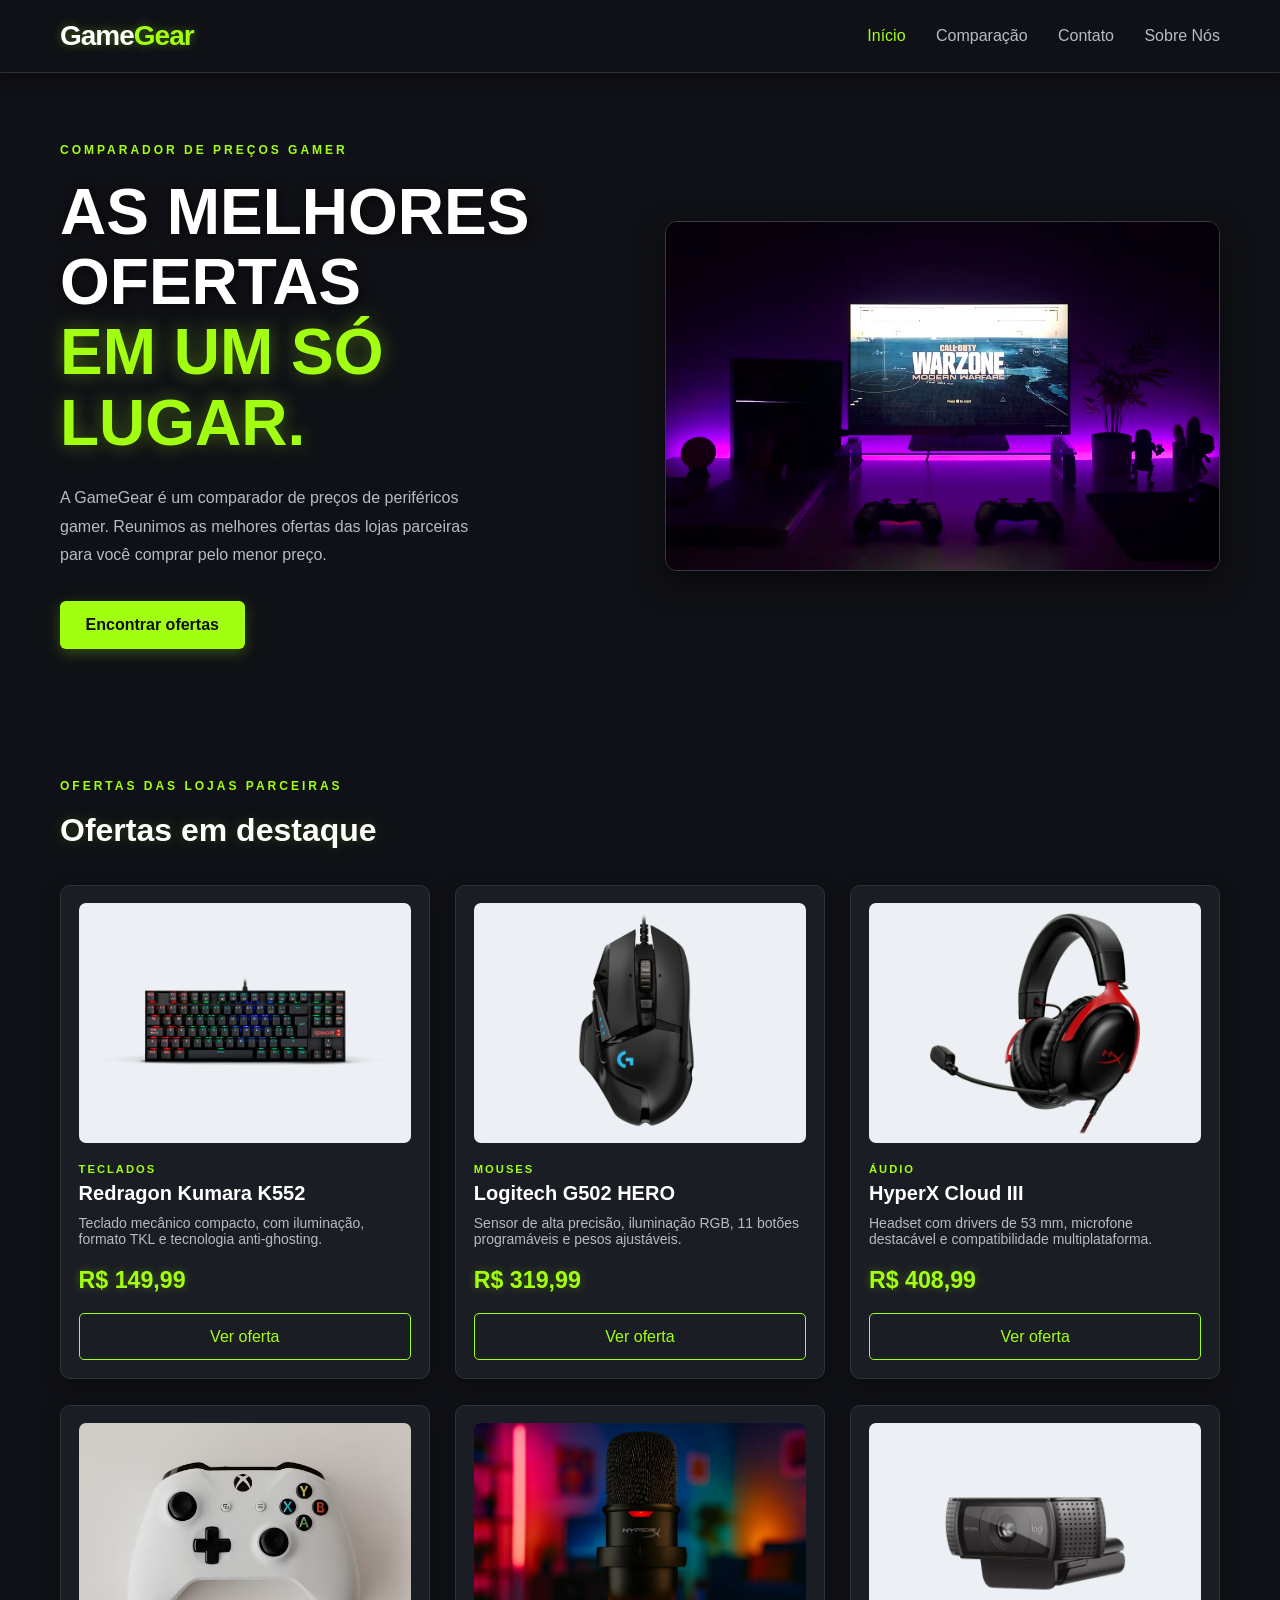
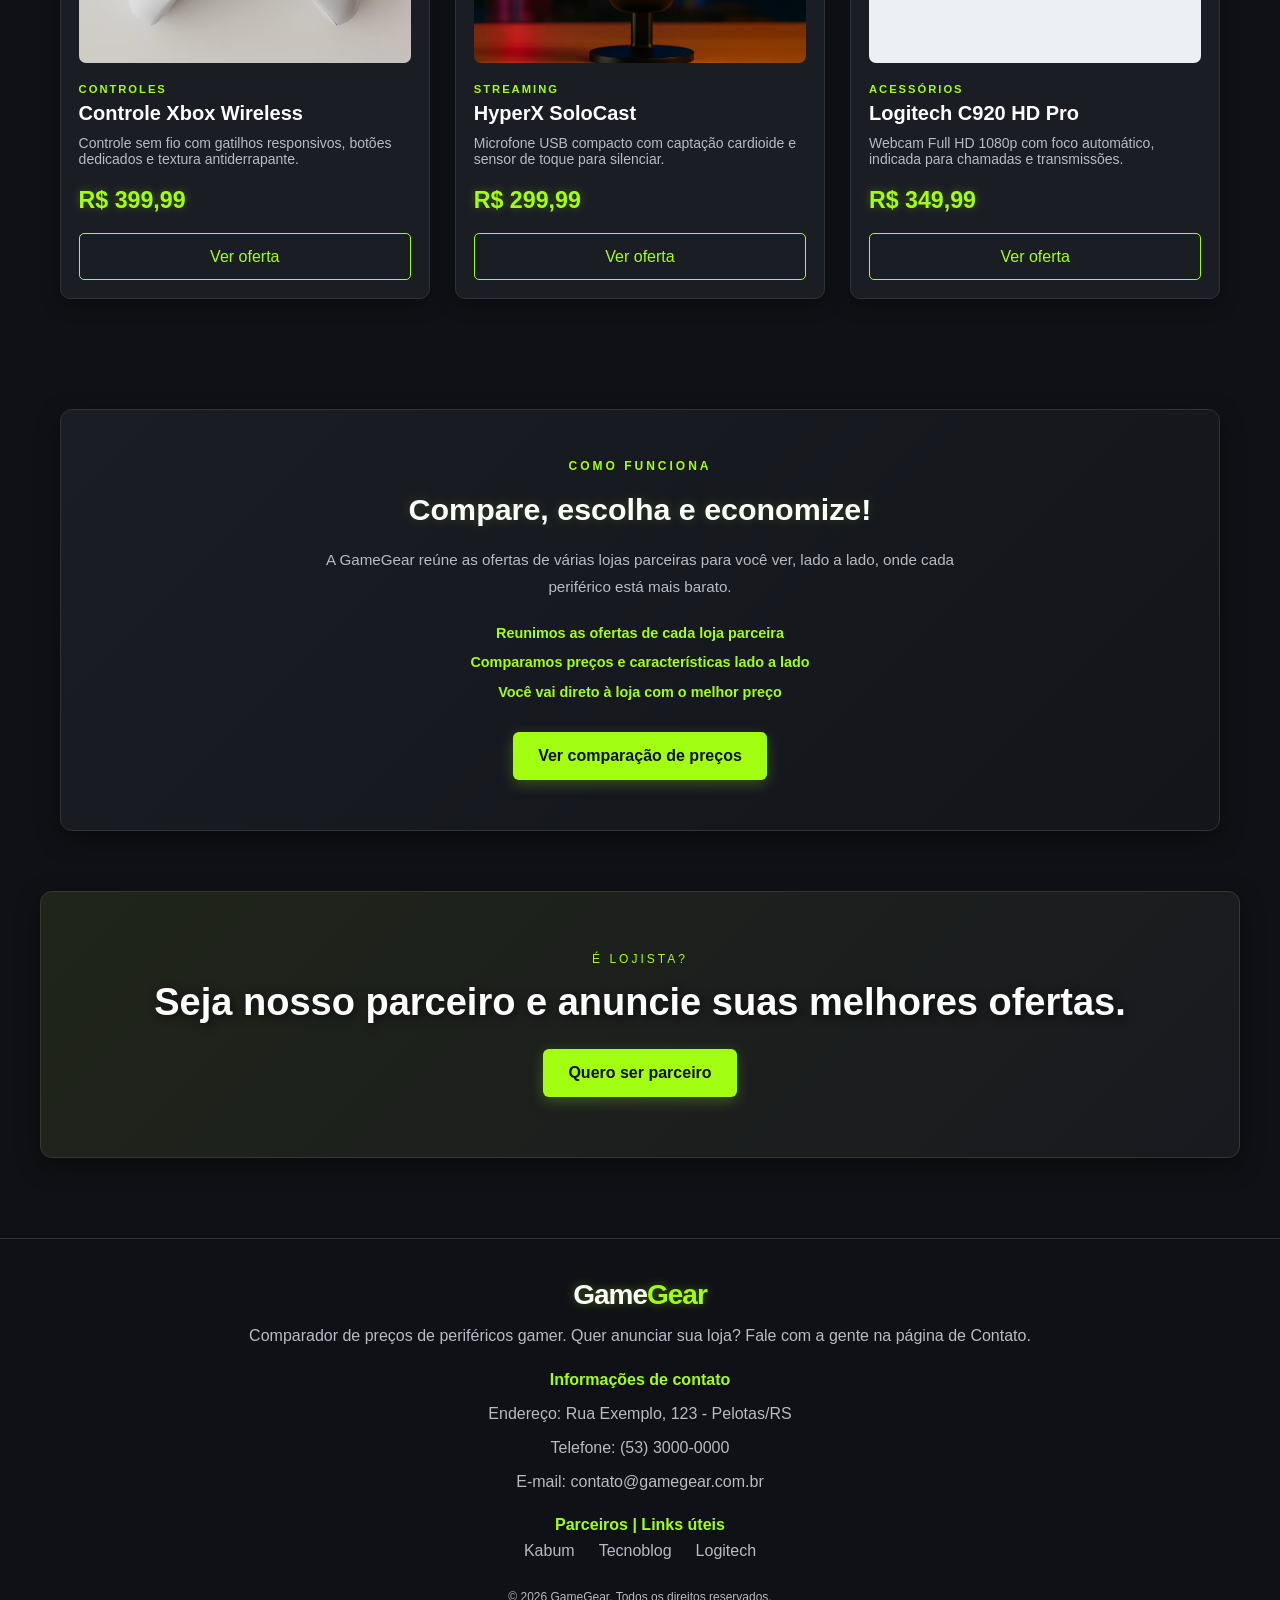
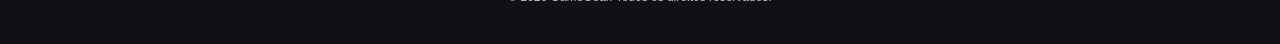
<file: index.html>
<!DOCTYPE html>
<html lang="pt-BR">

<head>
    <meta charset="UTF-8">
    <meta name="viewport" content="width=device-width, initial-scale=1.0">
    <meta name="description" content="GameGear é um comparador de preços de periféricos gamer: reunimos as melhores ofertas de cada loja parceira em um só lugar.">
    <meta name="author" content="Thiago Pucinelli">
    <meta name="keywords" content="comparador de preços, ofertas, lojas parceiras, periféricos gamer, teclado, mouse, headset, GameGear">
    <link rel="icon" type="image/svg+xml" href="favicon.svg">

    <title>GameGear | Comparador de Preços e Ofertas Gamer</title>
    <link rel="stylesheet" href="CSS/estilo.css">
</head>

<body>

    <!-- Cabeçalho e menu de navegação -->
    <header>
        <nav class="navbar">
            <a href="index.html" class="logo">Game<span>Gear</span></a>

            <ul class="menu">
                <li><a href="index.html" class="ativo" aria-current="page">Início</a></li>
                <li><a href="pag2.html">Comparação</a></li>
                <li><a href="pag4.html">Contato</a></li>
                <li><a href="pag3.html">Sobre Nós</a></li>
            </ul>
        </nav>
    </header>

    <!-- Conteúdo principal -->
    <main>

        <!-- Apresentação do site -->
        <section class="hero" id="inicio">

            <div class="hero-texto">
                <p class="subtitulo">COMPARADOR DE PREÇOS GAMER</p>

                <h1>
                    AS MELHORES OFERTAS
                    <span>EM UM SÓ LUGAR.</span>
                </h1>

                <p class="descricao">
                    A GameGear é um comparador de preços de periféricos gamer.
                    Reunimos as melhores ofertas das lojas parceiras para você
                    comprar pelo menor preço.
                </p>

                <a href="#produtos" class="botao">
                    Encontrar ofertas
                </a>
            </div>

            <div class="hero-imagem">
                <img
                    src="imagens/warzone.avif"
                    alt="Setup gamer com monitor e controles sob iluminação roxa">
            </div>

        </section>

        <!-- Produtos e recomendações -->
        <section class="produtos" id="produtos">

            <div class="secao-titulo">
                <p class="subtitulo">OFERTAS DAS LOJAS PARCEIRAS</p>
                <h2>Ofertas em destaque</h2>
            </div>

            <div class="lista-produtos">

                <!-- Produto 1: Teclado mecânico -->
                <article class="produto">

                    <div class="produto-imagem">
                        <img
                            src="imagens/KUMARA.png"
                            alt="Teclado mecânico gamer"
                            loading="lazy">
                    </div>

                    <div class="produto-conteudo">
                        <p class="produto-categoria">TECLADOS</p>
                        <h3>Redragon Kumara K552</h3>

                        <p>
                            Teclado mecânico compacto, com iluminação,
                            formato TKL e tecnologia anti-ghosting.
                        </p>

                        <div class="produto-rodape">
                            <span class="preco">R$ 149,99</span>

                            <a
                                href="https://www.kabum.com.br/produto/93160/teclado-mecanico-gamer-redragon-kumara-anti-ghosting-rgb-switch-outemu-brown-abnt2-preto-pt-k552rgb-1-pt-brown-"
                                class="botao-produto"
                                target="_blank"
                                rel="noopener noreferrer">
                                Ver oferta
                            </a>
                        </div>
                    </div>

                </article>

                <!-- Produto 2: Mouse gamer -->
                <article class="produto">

                    <div class="produto-imagem">
                        <img
                            src="imagens/g502.png"
                            alt="Mouse gamer Logitech G502 HERO"
                            loading="lazy">
                    </div>

                    <div class="produto-conteudo">
                        <p class="produto-categoria">MOUSES</p>
                        <h3>Logitech G502 HERO</h3>

                        <p>
                            Sensor de alta precisão, iluminação RGB,
                            11 botões programáveis e pesos ajustáveis.
                        </p>

                        <div class="produto-rodape">
                            <span class="preco">R$ 319,99</span>

                            <a
                                href="https://www.logitechg.com/pt-br/shop/p/g502-hero-gaming-mouse"
                                class="botao-produto"
                                target="_blank"
                                rel="noopener noreferrer">
                                Ver oferta
                            </a>
                        </div>
                    </div>

                </article>

                <!-- Produto 3: Headset gamer -->
                <article class="produto">

                    <div class="produto-imagem">
                        <img
                            src="imagens/Hyperx1.png"
                            alt="Headset gamer HyperX preto e vermelho com microfone"
                            loading="lazy">
                    </div>

                    <div class="produto-conteudo">
                        <p class="produto-categoria">ÁUDIO</p>
                        <h3>HyperX Cloud III</h3>

                        <p>
                            Headset com drivers de 53 mm, microfone
                            destacável e compatibilidade multiplataforma.
                        </p>

                        <div class="produto-rodape">
                            <span class="preco">R$ 408,99</span>

                            <a
                                href="https://www.kabum.com.br/produto/467535/headset-gamer-hyperx-cloud-iii-dts-drivers-53mm-usb-pc-ps5-ps4-xbox-series-x-s-xbox-one-nintendo-switch-mobile-preto-e-vermelho-727a9aa"
                                class="botao-produto"
                                target="_blank"
                                rel="noopener noreferrer">
                                Ver oferta
                            </a>
                        </div>
                    </div>

                </article>

                <!-- Produto 4: Controle de jogos -->
                <article class="produto">

                    <div class="produto-imagem foto">
                        <img
                            src="imagens/controle.avif"
                            alt="Controle para videogame"
                            loading="lazy">
                    </div>

                    <div class="produto-conteudo">
                        <p class="produto-categoria">CONTROLES</p>
                        <h3>Controle Xbox Wireless</h3>

                        <p>
                            Controle sem fio com gatilhos responsivos,
                            botões dedicados e textura antiderrapante.
                        </p>

                        <div class="produto-rodape">
                            <span class="preco">R$ 399,99</span>

                            <a
                                href="https://www.kabum.com.br/produto/933252/controle-xbox-series-x-s-xbox-one-cor-branco"
                                class="botao-produto"
                                target="_blank"
                                rel="noopener noreferrer">
                                Ver oferta
                            </a>
                        </div>
                    </div>

                </article>

                <!-- Produto 5: Microfone para streaming -->
                <article class="produto">

                    <div class="produto-imagem foto">
                        <img
                            src="imagens/Mic.webp"
                            alt="Microfone HyperX SoloCast"
                            loading="lazy">
                    </div>

                    <div class="produto-conteudo">
                        <p class="produto-categoria">STREAMING</p>
                        <h3>HyperX SoloCast</h3>

                        <p>
                            Microfone USB compacto com captação
                            cardioide e sensor de toque para silenciar.
                        </p>

                        <div class="produto-rodape">
                            <span class="preco">R$ 299,99</span>

                            <a
                                href="https://www.kabum.com.br/produto/131919/microfone-hyperx-solocast-podcast-usb-pedestal-ajustavel-compativel-ps4-ps5-mac-e-pc-4p5p8aa"
                                class="botao-produto"
                                target="_blank"
                                rel="noopener noreferrer">
                                Ver oferta
                            </a>
                        </div>
                    </div>

                </article>

                <!-- Produto 6: Webcam -->
                <article class="produto">

                    <div class="produto-imagem">
                        <img
                            src="imagens/webcam.webp"
                            alt="Webcam Logitech C920 HD Pro"
                            loading="lazy">
                    </div>

                    <div class="produto-conteudo">
                        <p class="produto-categoria">ACESSÓRIOS</p>
                        <h3>Logitech C920 HD Pro</h3>

                        <p>
                            Webcam Full HD 1080p com foco automático,
                            indicada para chamadas e transmissões.
                        </p>

                        <div class="produto-rodape">
                            <span class="preco">R$ 349,99</span>

                            <a
                                href="https://www.logitech.com/pt-br/products/webcams/c920-pro-hd-webcam.960-000764.html"
                                class="botao-produto"
                                target="_blank"
                                rel="noopener noreferrer">
                                Ver oferta
                            </a>
                        </div>
                    </div>

                </article>

            </div>
        </section>

        <!-- Área de recomendações e ofertas -->
        <aside class="informacoes" id="ofertas">

            <p class="subtitulo">COMO FUNCIONA</p>

            <h2>Compare, escolha e economize!</h2>

            <p class="informacoes-descricao">
                A GameGear reúne as ofertas de várias lojas parceiras para
                você ver, lado a lado, onde cada periférico está mais barato.
            </p>

            <ul class="lista-beneficios">
                <li>Reunimos as ofertas de cada loja parceira</li>
                <li>Comparamos preços e características lado a lado</li>
                <li>Você vai direto à loja com o melhor preço</li>
            </ul>

            <a href="pag2.html" class="botao">
                Ver comparação de preços
            </a>

        </aside>

        <!-- Banner promocional -->
        <section class="banner">

            <p>É LOJISTA?</p>

            <h2>
                Seja nosso parceiro e anuncie suas melhores ofertas.
            </h2>

            <a href="pag4.html" class="botao">
                Quero ser parceiro
            </a>

        </section>

    </main>

    <!-- Rodapé -->
    <footer id="contato">

        <a href="index.html" class="logo">
            Game<span>Gear</span>
        </a>

        <p>
            Comparador de preços de periféricos gamer. Quer anunciar sua loja? Fale com a gente na página de Contato.
        </p>

        <section class="footer-contato">
            <h3>Informações de contato</h3>

            <p>Endereço: Rua Exemplo, 123 - Pelotas/RS</p>
            <p>Telefone: (53) 3000-0000</p>

            <p>
                E-mail:
                <a href="mailto:contato@gamegear.com.br">
                    contato@gamegear.com.br
                </a>
            </p>
        </section>

        <section class="footer-links">
            <h3>Parceiros | Links úteis</h3>

            <a
                href="https://www.kabum.com.br/"
                target="_blank"
                rel="noopener noreferrer">
                Kabum
            </a>

            <a
                href="https://www.tecnoblog.net/"
                target="_blank"
                rel="noopener noreferrer">
                Tecnoblog
            </a>

            <a
                href="https://www.logitech.com/pt-br"
                target="_blank"
                rel="noopener noreferrer">
                Logitech
            </a>
        </section>

        <p class="copyright">
            &copy; 2026 GameGear. Todos os direitos reservados.
        </p>

    </footer>

</body>
</html>
</file>
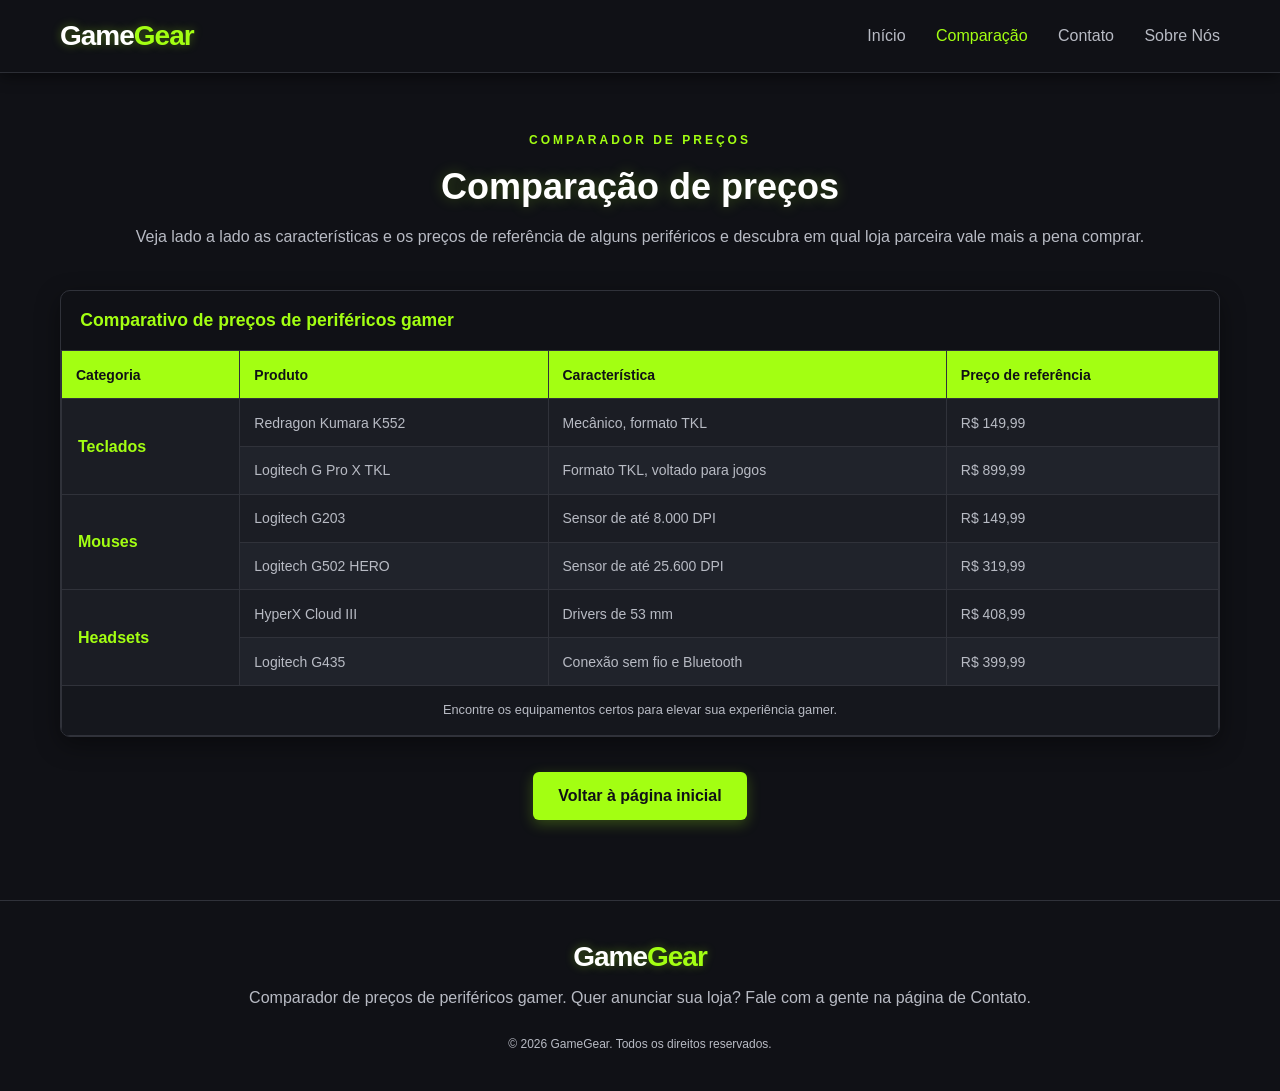
<file: pag2.html>
<!DOCTYPE html>
<html lang="pt-BR">
<head>
    <meta charset="UTF-8">
    <meta name="viewport" content="width=device-width, initial-scale=1.0">
    <meta name="description" content="Comparação de preços de periféricos gamer: veja lado a lado características e preços de referência e encontre a melhor oferta entre as lojas parceiras da GameGear.">
    <meta name="author" content="Thiago Pucinelli">
    <meta name="keywords" content="comparação de preços, comparador, lojas parceiras, periféricos gamer, teclado, mouse, headset, GameGear">
    <link rel="icon" type="image/svg+xml" href="favicon.svg">

    <title>GameGear | Comparação de Preços</title>
    <link rel="stylesheet" href="CSS/estilo.css">
</head>
<body>

    <!-- Cabeçalho e navegação -->
    <header>
        <nav class="navbar">
            <a href="index.html" class="logo">Game<span>Gear</span></a>

            <ul class="menu">
                <li><a href="index.html">Início</a></li>
                <li><a href="pag2.html" class="ativo" aria-current="page">Comparação</a></li>
                <li><a href="pag4.html">Contato</a></li>
                <li><a href="pag3.html">Sobre Nós</a></li>
            </ul>
        </nav>
    </header>

    <!-- Conteúdo principal -->
    <main class="pagina-tabela">

        <section class="introducao-tabela">
            <p class="subtitulo">COMPARADOR DE PREÇOS</p>
            <h1>Comparação de preços</h1>
            <p>
                Veja lado a lado as características e os preços de referência
                de alguns periféricos e descubra em qual loja parceira
                vale mais a pena comprar.
            </p>
        </section>

        <!-- Tabela comparativa -->
        <div class="secao-tabela">
            <div class="tabela-container">

                <table class="tabela-produtos">
                    <caption>
                        Comparativo de preços de periféricos gamer
                    </caption>

                    <thead>
                        <tr>
                            <th scope="col">Categoria</th>
                            <th scope="col">Produto</th>
                            <th scope="col">Característica</th>
                            <th scope="col">Preço de referência</th>
                        </tr>
                    </thead>

                    <tbody>
                        <!-- Célula mesclada verticalmente -->
                        <tr>
                            <th scope="row" rowspan="2">
                                Teclados
                            </th>
                            <td>Redragon Kumara K552</td>
                            <td>Mecânico, formato TKL</td>
                            <td>R$ 149,99</td>
                        </tr>

                        <tr>
                            <td>Logitech G Pro X TKL</td>
                            <td>Formato TKL, voltado para jogos</td>
                            <td>R$ 899,99</td>
                        </tr>

                        <tr>
                            <th scope="row" rowspan="2">
                                Mouses
                            </th>
                            <td>Logitech G203</td>
                            <td>Sensor de até 8.000 DPI</td>
                            <td>R$ 149,99</td>
                        </tr>

                        <tr>
                            <td>Logitech G502 HERO</td>
                            <td>Sensor de até 25.600 DPI</td>
                            <td>R$ 319,99</td>
                        </tr>

                        <tr>
                            <th scope="row" rowspan="2">
                                Headsets
                            </th>
                            <td>HyperX Cloud III</td>
                            <td>Drivers de 53 mm</td>
                            <td>R$ 408,99</td>
                        </tr>

                        <tr>
                            <td>Logitech G435</td>
                            <td>Conexão sem fio e Bluetooth</td>
                            <td>R$ 399,99</td>
                        </tr>
                    </tbody>

                    <!-- Rodapé com célula mesclada horizontalmente -->
                    <tfoot>
                        <tr>
                            <td colspan="4">
                                Encontre os equipamentos certos para elevar sua experiência gamer.
                            </td>
                        </tr>
                    </tfoot>
                </table>

            </div>
        </div>

        <div class="voltar-inicio">
            <a href="index.html" class="botao">
                Voltar à página inicial
            </a>
        </div>

    </main>

    <!-- Rodapé -->
    <footer>
        <a href="index.html" class="logo">
            Game<span>Gear</span>
        </a>

        <p>Comparador de preços de periféricos gamer. Quer anunciar sua loja? Fale com a gente na página de Contato.</p>

        <p class="copyright">
            &copy; 2026 GameGear. Todos os direitos reservados.
        </p>
    </footer>

</body>
</html>
</file>
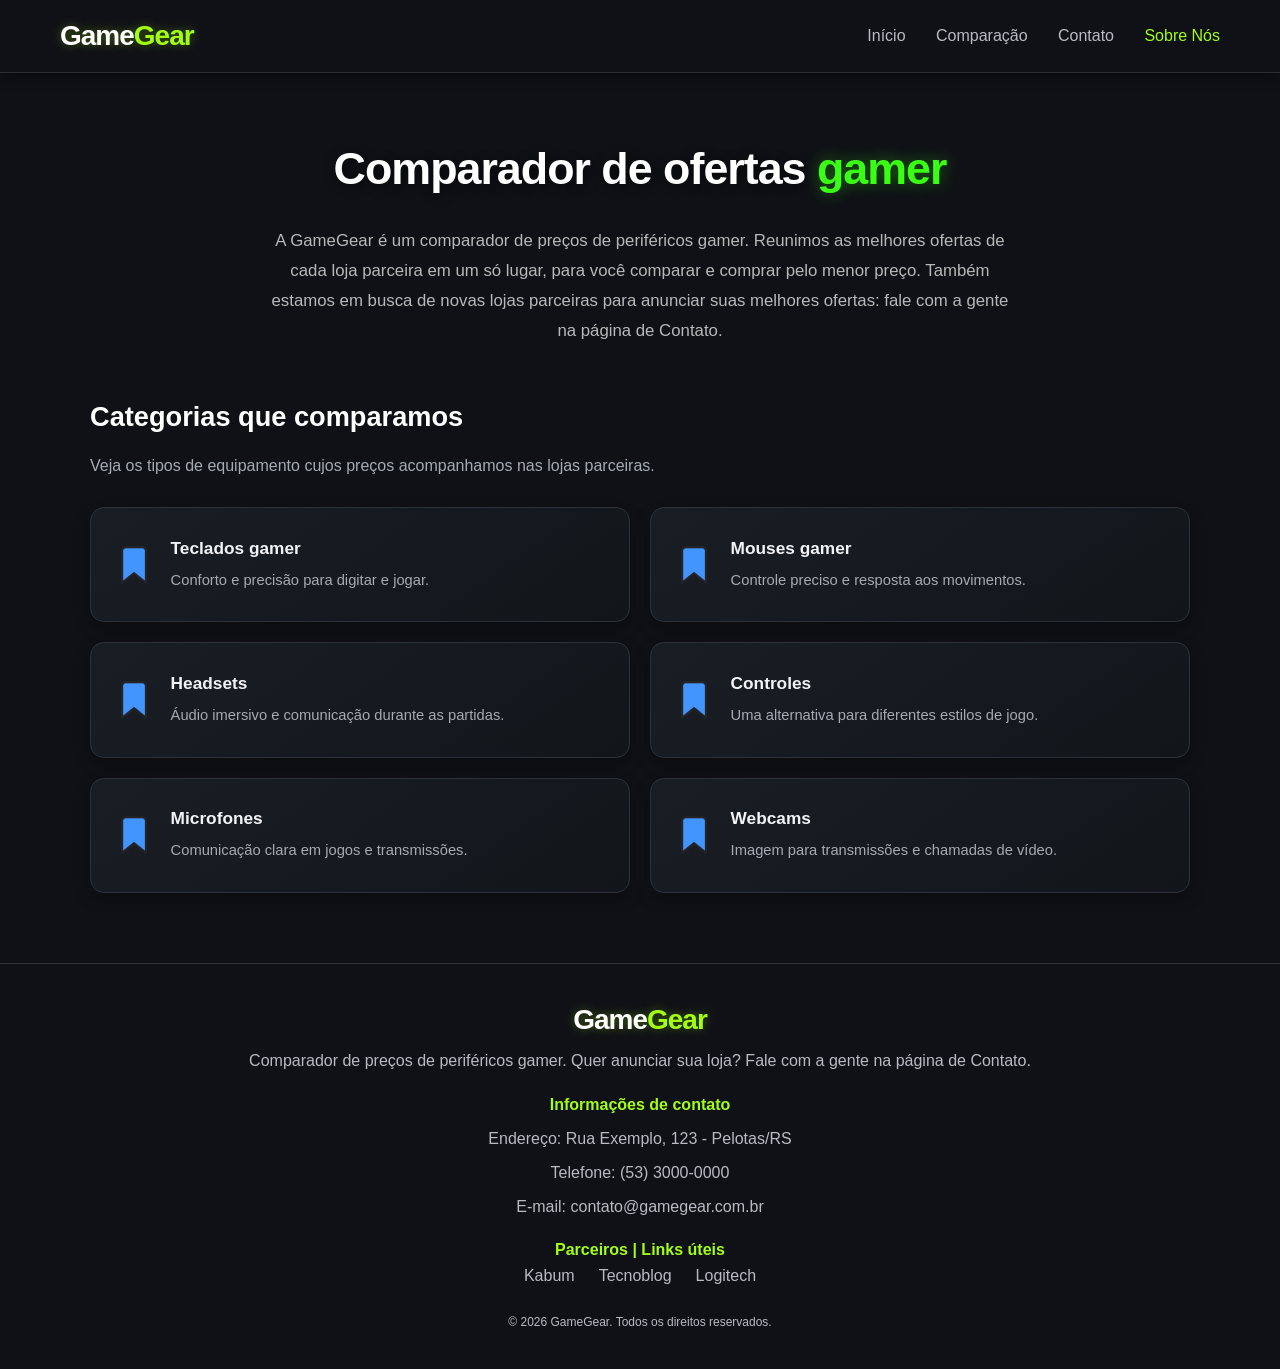
<file: pag3.html>
<!DOCTYPE html>
<html lang="pt-BR">
<head>
    <meta charset="UTF-8">
    <meta name="viewport" content="width=device-width, initial-scale=1.0">
    <meta name="description" content="Conheça a GameGear, comparador de preços de periféricos gamer que reúne as melhores ofertas de lojas parceiras e busca novas lojas para anunciar.">
    <meta name="author" content="Thiago Pucinelli">
    <meta name="keywords" content="sobre nós, comparador de preços, lojas parceiras, periféricos gamer, GameGear">
    <link rel="icon" type="image/svg+xml" href="favicon.svg">
    <link rel="stylesheet" href="CSS/estilo.css">
    <title>Sobre Nós | GameGear</title>
</head>

<body>

    <header>
        <nav class="navbar">
            <a href="index.html" class="logo">Game<span>Gear</span></a>

            <ul class="menu">
                <li><a href="index.html">Início</a></li>
                <li><a href="pag2.html">Comparação</a></li>
                <li><a href="pag4.html">Contato</a></li>
                <li><a href="pag3.html" class="ativo" aria-current="page">Sobre Nós</a></li>
            </ul>
        </nav>
    </header>

    <main>
        <section class="sobre-container">

            <div class="sobre-intro">
                <h1>Comparador de ofertas <span>gamer</span></h1>

                <p>
                    A GameGear é um comparador de preços de periféricos gamer.
                    Reunimos as melhores ofertas de cada loja parceira em um
                    só lugar, para você comparar e comprar pelo menor preço.
                    Também estamos em busca de novas lojas parceiras para
                    anunciar suas melhores ofertas: fale com a gente na página
                    de Contato.
                </p>
            </div>

            <section>
                <h2 class="titulo-lista">Categorias que comparamos</h2>

                <p class="descricao-lista">
                    Veja os tipos de equipamento cujos preços acompanhamos nas lojas parceiras.
                </p>

                <ul class="lista-perifericos">
                    <li>
                        <div class="texto-periferico">
                            <h3>Teclados gamer</h3>
                            <p>Conforto e precisão para digitar e jogar.</p>
                        </div>
                    </li>

                    <li>
                        <div class="texto-periferico">
                            <h3>Mouses gamer</h3>
                            <p>Controle preciso e resposta aos movimentos.</p>
                        </div>
                    </li>

                    <li>
                        <div class="texto-periferico">
                            <h3>Headsets</h3>
                            <p>Áudio imersivo e comunicação durante as partidas.</p>
                        </div>
                    </li>

                    <li>
                        <div class="texto-periferico">
                            <h3>Controles</h3>
                            <p>Uma alternativa para diferentes estilos de jogo.</p>
                        </div>
                    </li>

                    <li>
                        <div class="texto-periferico">
                            <h3>Microfones</h3>
                            <p>Comunicação clara em jogos e transmissões.</p>
                        </div>
                    </li>

                    <li>
                        <div class="texto-periferico">
                            <h3>Webcams</h3>
                            <p>Imagem para transmissões e chamadas de vídeo.</p>
                        </div>
                    </li>
                </ul>
            </section>

        </section>
    </main>

    <!-- Rodapé -->
    <footer id="contato">

        <a href="index.html" class="logo">
            Game<span>Gear</span>
        </a>

        <p>
            Comparador de preços de periféricos gamer. Quer anunciar sua loja? Fale com a gente na página de Contato.
        </p>

        <section class="footer-contato">
            <h3>Informações de contato</h3>

            <p>Endereço: Rua Exemplo, 123 - Pelotas/RS</p>
            <p>Telefone: (53) 3000-0000</p>

            <p>
                E-mail:
                <a href="mailto:contato@gamegear.com.br">
                    contato@gamegear.com.br
                </a>
            </p>
        </section>

        <section class="footer-links">
            <h3>Parceiros | Links úteis</h3>

            <a
                href="https://www.kabum.com.br/"
                target="_blank"
                rel="noopener noreferrer">
                Kabum
            </a>

            <a
                href="https://www.tecnoblog.net/"
                target="_blank"
                rel="noopener noreferrer">
                Tecnoblog
            </a>

            <a
                href="https://www.logitech.com/pt-br"
                target="_blank"
                rel="noopener noreferrer">
                Logitech
            </a>
        </section>

        <p class="copyright">
            &copy; 2026 GameGear. Todos os direitos reservados.
        </p>

    </footer>

</body>
</html>
</file>
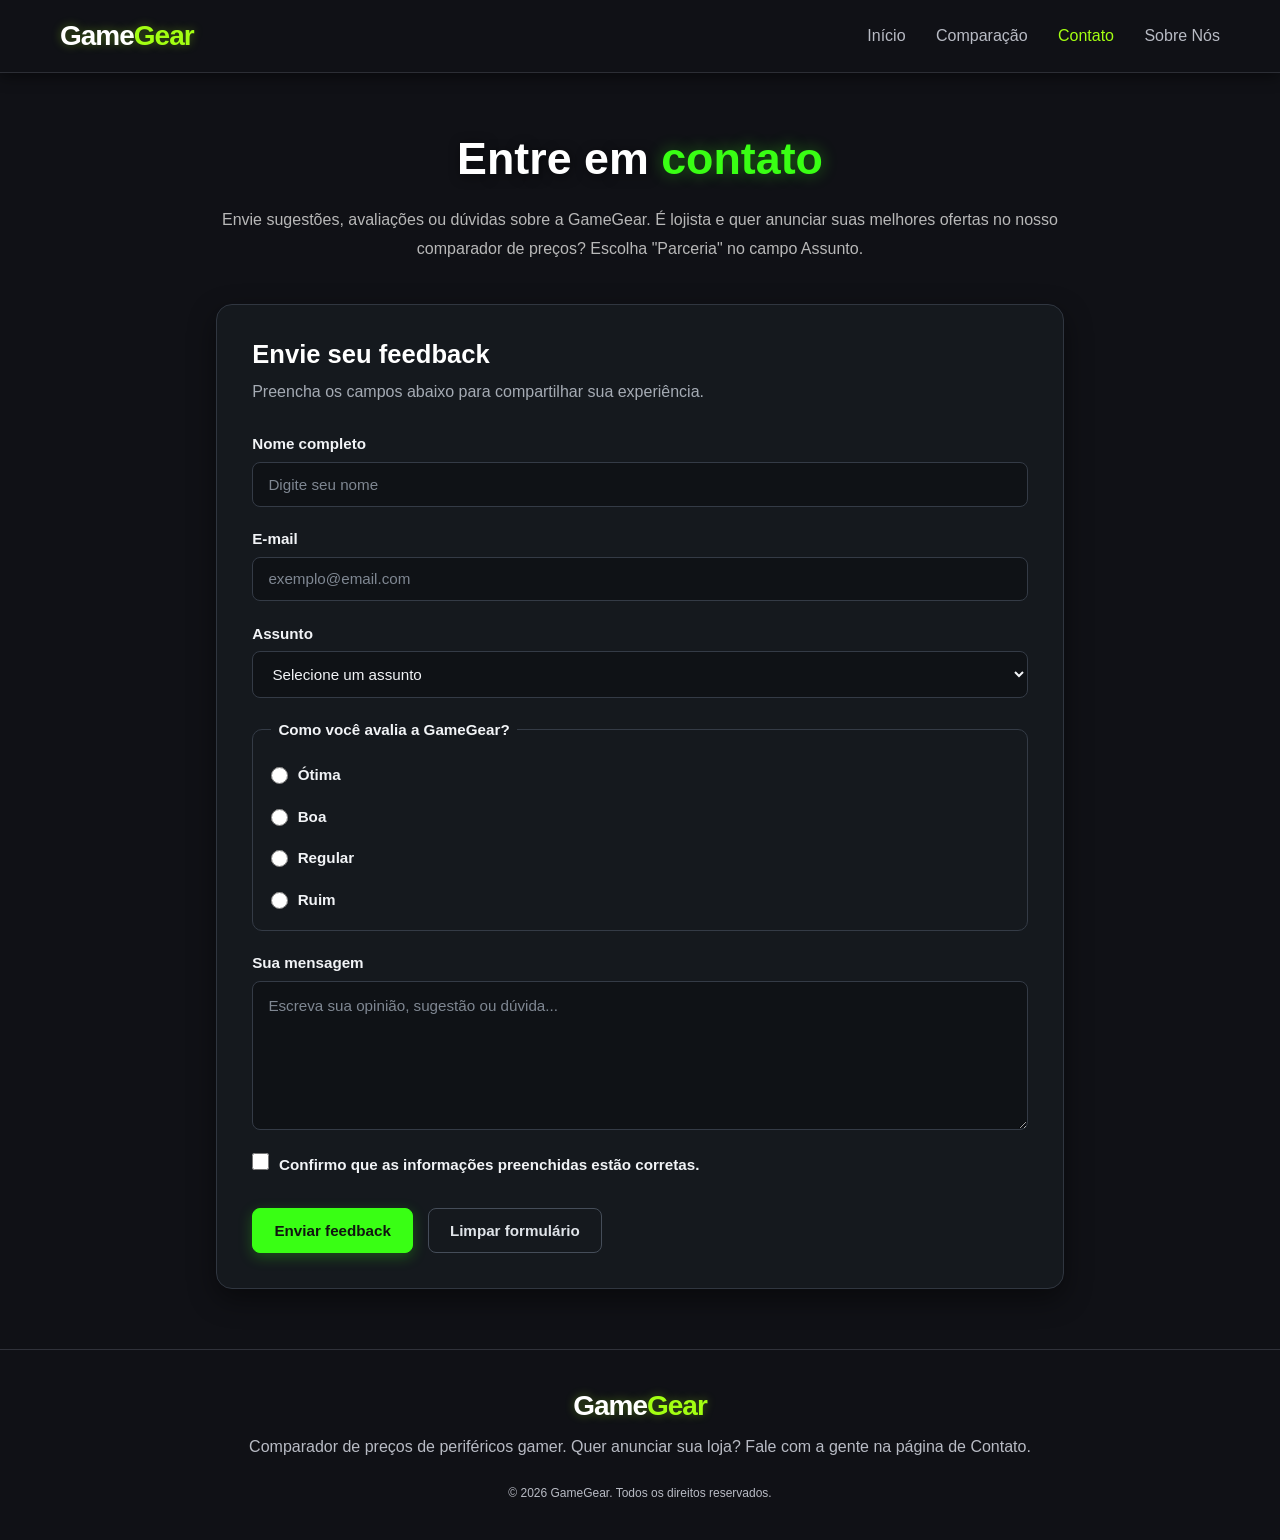
<file: pag4.html>
<!DOCTYPE html>
<html lang="pt-BR">
<head>
    <meta charset="UTF-8">
    <meta name="viewport" content="width=device-width, initial-scale=1.0">
    <meta name="description" content="Fale com a GameGear, comparador de preços gamer: envie sugestões, dúvidas e avaliações, ou peça para sua loja ser parceira e anunciar ofertas.">
    <meta name="author" content="Thiago Pucinelli">
    <meta name="keywords" content="contato, feedback, parceria, anunciar loja, comparador de preços, GameGear">
    <link rel="icon" type="image/svg+xml" href="favicon.svg">
    <link rel="stylesheet" href="CSS/estilo.css">
    <title>Contato | GameGear</title>
</head>

<body>

    <header>
        <nav class="navbar">
            <a href="index.html" class="logo">Game<span>Gear</span></a>

            <ul class="menu">
                <li><a href="index.html">Início</a></li>
                <li><a href="pag2.html">Comparação</a></li>
                <li><a href="pag4.html" class="ativo" aria-current="page">Contato</a></li>
                <li><a href="pag3.html">Sobre Nós</a></li>
            </ul>
        </nav>
    </header>

    <main class="contato-container">

        <section class="contato-intro">
            <h1>Entre em <span>contato</span></h1>
            <p>
                Envie sugestões, avaliações ou dúvidas sobre a GameGear.
                É lojista e quer anunciar suas melhores ofertas no nosso
                comparador de preços? Escolha "Parceria" no campo Assunto.
            </p>
        </section>

        <section class="formulario-container">
            <h2>Envie seu feedback</h2>
            <p class="formulario-descricao">
                Preencha os campos abaixo para compartilhar sua experiência.
            </p>

            <form action="#" method="post">

                <div class="campo">
                    <label for="nome">Nome completo</label>
                    <input
                        type="text"
                        id="nome"
                        name="nome"
                        placeholder="Digite seu nome"
                        minlength="3"
                        maxlength="100"
                        autocomplete="name"
                        required>
                </div>

                <div class="campo">
                    <label for="email">E-mail</label>
                    <input
                        type="email"
                        id="email"
                        name="email"
                        placeholder="exemplo@email.com"
                        autocomplete="email"
                        required>
                </div>

                <div class="campo">
                    <label for="assunto">Assunto</label>
                    <select id="assunto" name="assunto" required>
                        <option value="" disabled selected>
                            Selecione um assunto
                        </option>
                        <option value="parceria">Parceria / Anunciar minha loja</option>
                        <option value="sugestao">Sugestão</option>
                        <option value="duvida">Dúvida</option>
                        <option value="avaliacao">Avaliação do site</option>
                        <option value="problema">Problema no site</option>
                        <option value="outro">Outro</option>
                    </select>
                </div>

                <fieldset class="campo grupo-radio">
                    <legend>Como você avalia a GameGear?</legend>

                    <label class="opcao">
                        <input
                            type="radio"
                            name="avaliacao"
                            value="otima"
                            required>
                        Ótima
                    </label>

                    <label class="opcao">
                        <input
                            type="radio"
                            name="avaliacao"
                            value="boa">
                        Boa
                    </label>

                    <label class="opcao">
                        <input
                            type="radio"
                            name="avaliacao"
                            value="regular">
                        Regular
                    </label>

                    <label class="opcao">
                        <input
                            type="radio"
                            name="avaliacao"
                            value="ruim">
                        Ruim
                    </label>
                </fieldset>

                <div class="campo">
                    <label for="mensagem">Sua mensagem</label>
                    <textarea
                        id="mensagem"
                        name="mensagem"
                        rows="5"
                        minlength="10"
                        maxlength="1000"
                        placeholder="Escreva sua opinião, sugestão ou dúvida..."
                        required></textarea>
                </div>

                <div class="campo grupo-checkbox">
                    <label class="opcao">
                        <input
                            type="checkbox"
                            id="autorizacao"
                            name="autorizacao"
                            value="sim"
                            required>
                        Confirmo que as informações preenchidas estão corretas.
                    </label>
                </div>

                <div class="botoes-formulario">
                    <button type="submit" class="botao-enviar">
                        Enviar feedback
                    </button>

                    <button type="reset" class="botao-limpar">
                        Limpar formulário
                    </button>
                </div>

            </form>
        </section>

    </main>

    <footer id="contato">
        <a href="index.html" class="logo">Game<span>Gear</span></a>

        <p>Comparador de preços de periféricos gamer. Quer anunciar sua loja? Fale com a gente na página de Contato.</p>

        <p class="copyright">
            &copy; 2026 GameGear. Todos os direitos reservados.
        </p>
    </footer>

</body>
</html>
</file>
<file: CSS/estilo.css>
/* CONFIGURAÇÕES GERAIS */
* {
    margin: 0;
    padding: 0;
    box-sizing: border-box;
}

html {
    scroll-behavior: smooth;
    scroll-padding-top: 90px;
}

body {
    font-family: Arial, Helvetica, sans-serif;
    background-color: #101116;
    color: #ffffff;
    min-width: 320px; /* min-width */
}

a {
    text-decoration: none;
    color: inherit;
}

:root { /* Define cores padrão de layout do site */
    --verde: #a3ff12;
    --fundo: #101116;
    --card: #1b1d24;
    --texto: #b8bbc4;
}

/* MENU */

/* ELEMENTO QUE ACOMPANHA O SCROLL DA PÁGINA:
   O <header> usa position: sticky + top: 0, então fica fixo no topo
   da tela enquanto a página rola. O z-index: 10 mantém o menu acima
   dos demais elementos (cards, imagens, tabela). */
header {
    background-color: #101116;
    border-bottom: 1px solid #2c2e35;
    position: sticky; /* position */
    top: 0; /* ELEMENTO QUE ACOMPANHA O SCROLL (header) */
    z-index: 10; /* z-index */
    box-shadow: 0 4px 14px rgba(0, 0, 0, 0.45); /* box-shadow */
}

.logo:hover {
    opacity: 0.9;
}

/* Define propriedade pointer mantendo hover verde sempre ativo. */
.menu a {
    cursor: pointer;
}

.menu a:hover,
.menu a.ativo {
    color: #a3ff12;
}

.navbar {
    max-width: 75em; /* max-width + em */
    width: 100%; /* % */
    margin: auto;
    padding: 1.25em; /* em */
    display: flex; /* display */
    align-items: center; /* align-items */
    justify-content: space-between; /* justify-content */
}

.logo {
    font-size: 1.75em;
    font-weight: 900;
    letter-spacing: -1px;
    text-shadow: 0 0 10px rgba(163, 255, 18, 0.35); /* text-shadow */
}

.logo span {
    color: var(--verde);
}

.menu {
    display: flex; /* display */
    align-items: center; /* align-items */
    gap: 1.9em; /* em */
    list-style: none;
}

.menu a {
    color: var(--texto);
    transition: 0.3s;
}

.menu a:hover {
    color: var(--verde);
}

/* Seletor de 4 níveis (header > .navbar > .menu > a):
   ao passar o mouse num link do menu, ele fica verde, com brilho e sublinhado. */
header .navbar .menu a:hover {
    color: var(--verde);
    text-shadow: 0 0 8px rgba(163, 255, 18, 0.6); /* text-shadow */
    border-bottom: 2px solid var(--verde);
    padding-bottom: 0.2em;
}

/* 2º seletor de 4 níveis: ao passar o mouse no botão do card, ele brilha e sobe. */
.produtos .lista-produtos .produto .botao-produto:hover {
    box-shadow: 0 0 14px rgba(163, 255, 18, 0.55); /* box-shadow */
    transform: translateY(-2px);
}


/* SEÇÃO PRINCIPAL */
.hero {
    max-width: 75em; /* max-width */
    min-height: 32.5em;
    margin: auto;
    padding: 4.4em 1.25em;
    display: flex; /* display */
    align-items: center; /* align-items */
    justify-content: space-between; /* justify-content */
    gap: 3.1em;
}

.hero-texto {
    flex: 1;
    min-width: 15em; /* min-width */
}

.subtitulo {
    color: var(--verde);
    font-size: 0.75em;
    font-weight: bold;
    letter-spacing: 3px;
    margin-bottom: 1.6em;
}

.hero h1 {
    font-size: clamp(38px, 5vw, 65px);
    line-height: 1.1;
    margin-bottom: 0.4em;
    text-shadow: 2px 2px 12px rgba(0, 0, 0, 0.6);
}

.hero h1 span {
    display: block;
    color: var(--verde);
    text-shadow: 0 0 18px rgba(163, 255, 18, 0.35);
}

.descricao {
    color: var(--texto);
    line-height: 1.8;
    max-width: 27.5em;
    margin-bottom: 1.9em;
}

.botao {
    display: inline-block;
    background-color: var(--verde);
    color: #101116;
    padding: 0.95em 1.6em;
    border-radius: 6px; /* border-radius */
    font-weight: bold;
    transition: 0.3s;
    min-width: 8em; /* min-width */
    text-align: center;
    box-shadow: 0 4px 14px rgba(163, 255, 18, 0.25); /* box-shadow */
}

.botao:hover {
    background-color: #ffffff;
    transform: translateY(-3px);
}

.hero-imagem {
    flex: 1;
    min-width: 0;
}

.hero-imagem img {
    display: block;
    width: 100%;
    height: 350px;
    object-fit: cover;
    border-radius: 12px;
    border: 1px solid #373b43;
    box-shadow: 0 12px 30px rgba(0, 0, 0, 0.5);
}

/* PRODUTOS */
.produtos {
    max-width: 75em; /* max-width */
    margin: auto;
    padding: 3.75em 1.25em 5.6em;
}

.secao-titulo {
    margin-bottom: 2.2em;
}

.secao-titulo h2 {
    font-size: 2em;
    text-shadow: 0 0 12px rgba(163, 255, 18, 0.2);
}

.lista-produtos {
    display: grid; /* display */
    grid-template-columns: repeat(3, minmax(0, 1fr));
    gap: 1.6em;
}

.produto {
    background-color: var(--card);
    border: 1px solid #30323a;
    padding: 1.1em;
    border-radius: 10px; /* border-radius */
    transition: 0.3s;
    min-width: 0; /* min-width */
    box-shadow: 0 6px 18px rgba(0, 0, 0, 0.35); /* box-shadow */
}

.produto:hover {
    transform: translateY(-7px);
    border-color: var(--verde);
    box-shadow: 0 12px 28px rgba(163, 255, 18, 0.15);
}

.produto-imagem {
    overflow: hidden; /* overflow */
    border-radius: 7px;
    margin-bottom: 1.25em;
    background-color: #eceff3; /* fundo claro: os PNGs dos produtos são transparentes */
}

.produto-imagem img {
    display: block;
    width: 100%;
    height: 240px;
    object-fit: contain; /* mostra o produto inteiro */
    padding: 0.6em;
    transition: 0.4s;
}

/* Fotos (controle e microfone) preenchem todo o espaço */
.produto-imagem.foto img {
    object-fit: cover;
    padding: 0;
}

.produto:hover img {
    transform: scale(1.30);
}

.produto h3 {
    font-size: 1.25em;
    margin-bottom: 0.5em;
}

.produto p {
    color: var(--texto);
    font-size: 0.875em;
    margin-bottom: 1.4em;
}

.preco {
    display: block;
    color: var(--verde);
    font-size: 1.45em;
    font-weight: bold;
    margin-bottom: 0.85em;
    text-shadow: 0 0 8px rgba(163, 255, 18, 0.3);
}

.botao-produto {
    display: block;
    text-align: center;
    padding: 0.85em;
    border: 1px solid var(--verde);
    border-radius: 5px;
    color: var(--verde);
    transition: 0.3s;
}

.botao-produto:hover {
    background-color: var(--verde);
    color: #101116;
}

/* BANNER */
.banner {
    max-width: 75em;
    margin: 0 auto 5em;
    padding: 3.75em 1.25em;
    background: linear-gradient(135deg, #20251a, #191a20);
    border: 1px solid #343a2a;
    border-radius: 12px;
    text-align: center;
    box-shadow: 0 8px 24px rgba(0, 0, 0, 0.4);
}

.banner p {
    color: var(--verde);
    letter-spacing: 3px;
    font-size: 0.75em;
    margin-bottom: 1.25em;
}

.banner h2 {
    font-size: clamp(24px, 4vw, 38px);
    margin-bottom: 0.65em;
    text-shadow: 2px 2px 10px rgba(0, 0, 0, 0.6);
}


/* OFERTAS ESPECIAIS */
.informacoes {
    display: flex;
    flex-direction: column;
    align-items: center;
    text-align: center;

    max-width: 72.5em;
    margin: 1.25em auto 3.75em;
    padding: 3.1em 1.6em;

    background: linear-gradient(135deg, #1b1d24, #13151b);
    border: 1px solid #30323a;
    border-radius: 12px;
    box-shadow: 0 8px 24px rgba(0, 0, 0, 0.4);
}

/* Título da área de ofertas */
.informacoes h2 {
    font-size: 1.9em;
    margin-bottom: 0.6em;
    text-shadow: 0 0 12px rgba(163, 255, 18, 0.2);
}

/* Texto de apresentação */
.informacoes-descricao {
    max-width: 650px;
    color: var(--texto);
    font-size: 0.95em;
    line-height: 1.8;
    margin-bottom: 1.6em;
}

/* Lista de benefícios */
.lista-beneficios {
    list-style: none;
    display: flex;
    flex-direction: column;
    align-items: center;
    gap: 0.85em;
    margin-bottom: 2em;
}

/* Cada benefício */
.lista-beneficios li {
    color: var(--verde);
    font-size: 0.9em;
    font-weight: bold;
}

/* Efeito ao passar o mouse no botão */
.informacoes .botao {
    display: inline-block;
    transition: transform 0.3s ease, opacity 0.3s ease;
}

.informacoes .botao:hover {
    transform: translateY(-3px);
    opacity: 0.9;
}

/* Ajustes para celulares */
@media (max-width: 550px) {
    .informacoes {
        margin: 1.25em 1em 2.5em;
        padding: 2.2em 1.25em;
    }

    .informacoes h2 {
        font-size: 1.6em;
    }

    .informacoes-descricao {
        font-size: 0.9em;
    }
}


/* RODAPÉ */
footer {
    text-align: center;
    padding: 2.5em 1.25em;
    border-top: 1px solid #30323a;
}

footer p {
    color: var(--texto);
    margin-top: 1em;
}

footer .copyright {
    color: var(--texto);
    font-size: 0.75em;
    margin-top: 2.5em;
}

/* RODAPÉ: contato e links úteis */
footer .footer-contato,
footer .footer-links {
    margin-top: 1.6em;
}

footer h3 {
    color: var(--verde);
    font-size: 1em;
    margin-bottom: 0.6em;
}

footer .footer-links {
    display: flex;
    flex-wrap: wrap;
    align-items: center;
    justify-content: center;
    gap: 0.5em 1.5em;
}

footer .footer-links h3 {
    width: 100%;
    margin-bottom: 0;
}

footer .footer-contato a,
footer .footer-links a {
    color: var(--texto);
    transition: 0.3s;
}

footer .footer-contato a:hover,
footer .footer-links a:hover {
    color: var(--verde);
}

/* Categoria do produto (card) */
.produto .produto-categoria {
    color: var(--verde);
    font-size: 0.7em;
    font-weight: bold;
    letter-spacing: 2px;
    margin-bottom: 0.6em;
}


/* Responsividade */
@media (max-width: 768px) {
    .navbar {
        gap: 1.25em;
        flex-wrap: wrap;
    }

    .menu {
        gap: 1em;
    }

    .hero {
        flex-direction: column;
        align-items: stretch;
        padding-top: 2.8em;
        gap: 2.2em;
    }

    .hero-imagem img {
        height: 280px;
    }

    .lista-produtos {
        grid-template-columns: repeat(2, minmax(0, 1fr));
        gap: 1em;
    }

    .produto-imagem img {
        height: 170px;
    }
}

@media (max-width: 480px) {
    .navbar {
        justify-content: center;
    }

    .menu {
        width: 100%;
        justify-content: center;
        gap: 1.4em;
    }

    .lista-produtos {
        grid-template-columns: 1fr;
    }

    .produto-imagem img {
        height: 240px;
    }

    .secao-titulo h2 {
        font-size: 1.7em;
    }
}


/* ---------------- Comparação ---------------- */

/* PÁGINA DE COMPARAÇÃO */
.pagina-tabela {
    max-width: 75em;
    margin: auto;
    padding: 3.75em 1.25em 5em;
}

/* Apresentação da página */
.introducao-tabela {
    text-align: center;
    margin-bottom: 2.5em;
}

.introducao-tabela h1 {
    font-size: 2.25em;
    margin-bottom: 0.4em;
    text-shadow: 0 0 14px rgba(163, 255, 18, 0.25);
}

.introducao-tabela > p:last-child {
    color: var(--texto);
    line-height: 1.7;
}

/* Área externa da tabela */
.secao-tabela {
    width: 100%;
}

.tabela-container {
    overflow-x: auto; /* overflow */
    border: 1px solid #30323a;
    border-radius: 10px;
    box-shadow: 0 8px 24px rgba(0, 0, 0, 0.4);
}

/* Estrutura da tabela */
.tabela-produtos {
    width: 100%;
    min-width: 37.5em;
    border-collapse: collapse;
    text-align: left;
    background-color: var(--card);
}

/* Legenda */
.tabela-produtos caption {
    padding: 1.1em;
    color: var(--verde);
    font-size: 1.1em;
    font-weight: bold;
    text-align: left;
}

/* Cabeçalho */
.tabela-produtos thead {
    background-color: var(--verde);
    color: #101116;
}

.tabela-produtos th,
.tabela-produtos td {
    padding: 1.1em 1em;
    border: 1px solid #30323a;
}

/* Cabeçalhos das colunas */
.tabela-produtos thead th {
    font-size: 0.875em;
    font-weight: bold;
}

/* Células do corpo */
.tabela-produtos tbody th {
    color: var(--verde);
    text-align: left;
}

.tabela-produtos tbody td {
    color: var(--texto);
    font-size: 0.875em;
}

/* Linhas alternadas */
.tabela-produtos tbody tr:nth-child(even) {
    background-color: #20232b;
}

/* Efeito ao passar o cursor */
.tabela-produtos tbody tr:hover {
    background-color: #343a2b;
    transition: background-color 0.2s ease;
}

.tabela-produtos tbody tr:hover td,
.tabela-produtos tbody tr:hover th {
    color: var(--verde);
}

/* Rodapé da tabela */
.tabela-produtos tfoot {
    background-color: #15171d;
}

.tabela-produtos tfoot td {
    color: var(--texto);
    font-size: 0.8em;
    text-align: center;
    line-height: 1.6;
}

/* Botão de retorno */
.voltar-inicio {
    text-align: center;
    margin-top: 2.2em;
}

/* Ajustes para telas menores */
@media (max-width: 700px) {
    .introducao-tabela h1 {
        font-size: 1.75em;
    }

    .tabela-produtos th,
    .tabela-produtos td {
        padding: 0.75em;
        white-space: nowrap;
    }

    .tabela-produtos caption {
        font-size: 1em;
    }
}


/* ------------------------- SOBRE ------------------*/

.sobre-container {
    max-width: 68.75em;
    min-width: 280px;
    width: 90%; /* % */
    margin: 4.4em auto;
}

/* Introdução */

.sobre-intro {
    text-align: center;
    margin-bottom: 3.4em;
}

.sobre-intro h1 {
    font-size: clamp(2rem, 4vw, 2.8rem);
    font-weight: 800;
    letter-spacing: -1px;
    margin-bottom: 0.7em;
    text-shadow: 2px 2px 12px rgba(0, 0, 0, 0.6);
}

.sobre-intro h1 span {
    color: #39ff14;
    text-shadow: 0 0 16px rgba(57, 255, 20, 0.4);
}

.sobre-intro p {
    max-width: 45em;
    margin: 0 auto;
    color: #b8b8b8;
    font-size: 1.05rem;
    line-height: 1.8;
}

/* Título da lista */

.titulo-lista {
    font-size: 1.7rem;
    font-weight: 700;
    margin-bottom: 0.7em;
}

.descricao-lista {
    color: #a5abb4;
    line-height: 1.7;
    margin-bottom: 1.75em;
}

/* Lista de periféricos */

.lista-perifericos {
    list-style: none;
    display: grid;
    grid-template-columns: repeat(2, minmax(0, 1fr));
    gap: 1.25em;
    padding: 0;
    margin: 0;
}

.lista-perifericos li {
    display: flex;
    align-items: center;
    gap: 1.1em;
    min-height: 7.2em;
    padding: 1.5em;
    background: linear-gradient(145deg, #191e25, #12161b);
    border: 1px solid #2b323c;
    border-radius: 14px;
    box-shadow: 0 6px 16px rgba(0, 0, 0, 0.3);
    transition:
        transform 0.25s ease,
        border-color 0.25s ease,
        background-color 0.25s ease,
        box-shadow 0.25s ease;
}

/* Imagem usada como marcador */

.lista-perifericos li::before {
    content: "";
    display: block;
    flex: 0 0 38px;
    width: 38px;
    height: 38px;
    background-image: url("../imagens/icone.png");
    background-size: contain;
    background-repeat: no-repeat;
    background-position: center;
}

/* Efeito ao passar o cursor */

.lista-perifericos li:hover {
    transform: translateY(-5px);
    border-color: #39ff14;
    background: linear-gradient(145deg, #202a22, #151b17);
    box-shadow: 0 10px 28px rgba(57, 255, 20, 0.08);
}

/* Conteúdo dos cards */

.texto-periferico {
    min-width: 0;
}

.texto-periferico h3 {
    color: #f2f4f7;
    font-size: 1.08rem;
    font-weight: 700;
    margin: 0 0 0.5em;
    transition: color 0.25s ease;
}

.lista-perifericos li:hover .texto-periferico h3 {
    color: #39ff14;
    text-shadow: 0 0 8px rgba(57, 255, 20, 0.35);
}

.texto-periferico p {
    color: #a5abb4;
    font-size: 0.92rem;
    line-height: 1.65;
    margin: 0;
}

/* Acessibilidade: reduz animações */

@media (prefers-reduced-motion: reduce) {
    .lista-perifericos li,
    .texto-periferico h3 {
        transition: none;
    }

    .lista-perifericos li:hover {
        transform: none;
    }
}

/* Responsividade */

@media (max-width: 768px) {
    .sobre-container {
        margin: 3.1em auto;
    }

    .sobre-intro {
        margin-bottom: 2.5em;
    }

    .lista-perifericos {
        gap: 1em;
    }

    .lista-perifericos li {
        padding: 1.25em;
        gap: 0.9em;
    }
}

@media (max-width: 600px) {
    .sobre-container {
        width: 92%;
        margin: 2.5em auto;
    }

    .sobre-intro h1 {
        letter-spacing: -0.5px;
    }

    .sobre-intro p {
        font-size: 0.98rem;
    }

    .titulo-lista {
        font-size: 1.4rem;
    }

    .lista-perifericos {
        grid-template-columns: 1fr;
        gap: 0.9em;
    }

    .lista-perifericos li {
        min-height: 6.2em;
        padding: 1.1em;
    }

    .lista-perifericos li::before {
        flex-basis: 32px;
        width: 32px;
        height: 32px;
    }
}

/*------------------------- Contato ------------------ */

.contato-container {
    width: 90%;
    max-width: 53em;
    min-width: 280px;
    margin: 3.75em auto;
}

/* Introdução */

.contato-intro {
    text-align: center;
    margin-bottom: 2.5em;
}

.contato-intro h1 {
    font-size: clamp(2rem, 5vw, 2.8rem);
    margin-bottom: 0.5em;
    text-shadow: 2px 2px 12px rgba(0, 0, 0, 0.6);
}

.contato-intro h1 span {
    color: #39ff14;
    text-shadow: 0 0 16px rgba(57, 255, 20, 0.4);
}

.contato-intro p {
    color: #b8b8b8;
    line-height: 1.8;
}

/* Caixa do formulário */

.formulario-container {
    background-color: #15191e;
    border: 1px solid #303640;
    border-radius: 16px;
    padding: 2.2em;
    box-shadow: 0 10px 28px rgba(0, 0, 0, 0.45);
}

.formulario-container h2 {
    font-size: 1.6rem;
    margin-bottom: 0.4em;
}

.formulario-descricao {
    color: #a5abb4;
    margin-bottom: 1.9em;
    line-height: 1.6;
}

/* Campos */

.campo {
    display: flex;
    flex-direction: column;
    gap: 0.6em;
    margin-bottom: 1.45em;
    min-width: 0;
}

.campo > label,
.campo legend {
    color: #f2f4f7;
    font-size: 0.95rem;
    font-weight: 600;
}

.campo input[type="text"],
.campo input[type="email"],
.campo select,
.campo textarea {
    width: 100%;
    box-sizing: border-box;
    padding: 0.85em 1em;
    background-color: #0f1216;
    color: #f2f4f7;
    border: 1px solid #343b46;
    border-radius: 8px;
    font-family: inherit;
    font-size: 0.95rem;
    outline: none;
    transition: border-color 0.25s, box-shadow 0.25s;
}

/* Texto de orientação */

.campo input::placeholder,
.campo textarea::placeholder {
    color: #7f8792;
}

/* Destaque ao selecionar um campo */

.campo input[type="text"]:focus,
.campo input[type="email"]:focus,
.campo select:focus,
.campo textarea:focus {
    border-color: #39ff14;
    box-shadow: 0 0 0 3px rgba(57, 255, 20, 0.10);
}

/* Área de mensagem */

.campo textarea {
    resize: vertical;
    min-height: 8em;
    line-height: 1.6;
}

/* Opções de avaliação */

.grupo-radio {
    border: 1px solid #343b46;
    border-radius: 10px;
    padding: 1.1em;
}

.grupo-radio legend {
    padding: 0 0.5em;
}

.opcao {
    display: flex;
    flex-direction: row;
    align-items: center;
    gap: 0.65em;
    color: #c4c9d1;
    font-size: 0.93rem;
    line-height: 1.6;
    cursor: pointer;
}

.grupo-radio .opcao {
    margin-top: 0.5em;
}

.opcao input {
    width: 17px;
    height: 17px;
    margin: 0;
    flex-shrink: 0;
    accent-color: #39ff14;
    cursor: pointer;
}

/* Checkbox */

.grupo-checkbox {
    margin-top: 0.3em;
}

.grupo-checkbox .opcao {
    align-items: flex-start;
}

/* Botões */

.botoes-formulario {
    display: flex;
    flex-wrap: wrap;
    gap: 0.9em;
    margin-top: 1.9em;
}

.botoes-formulario button {
    padding: 0.85em 1.4em;
    min-width: 8em;
    border-radius: 8px;
    font-family: inherit;
    font-size: 0.95rem;
    font-weight: 700;
    cursor: pointer;
    transition: 0.25s ease;
}

.botao-enviar {
    background-color: #39ff14;
    color: #101410;
    border: 1px solid #39ff14;
    box-shadow: 0 4px 14px rgba(57, 255, 20, 0.25);
}

.botao-enviar:hover {
    background-color: #2cdb0c;
    border-color: #2cdb0c;
    transform: translateY(-2px);
}

.botao-limpar {
    background-color: transparent;
    color: #e0e4e9;
    border: 1px solid #454d59;
}

.botao-limpar:hover {
    background-color: #252b33;
    border-color: #707987;
}

/* Acessibilidade por teclado */

.botoes-formulario button:focus-visible,
.opcao input:focus-visible {
    outline: 2px solid #39ff14;
    outline-offset: 3px;
}

/* Responsividade */

@media (max-width: 600px) {
    .contato-container {
        width: 92%;
        margin: 2.5em auto;
    }

    .formulario-container {
        padding: 1.4em 1.1em;
    }

    .botoes-formulario {
        flex-direction: column;
    }

    .botoes-formulario button {
        width: 100%;
    }
}
</file>
